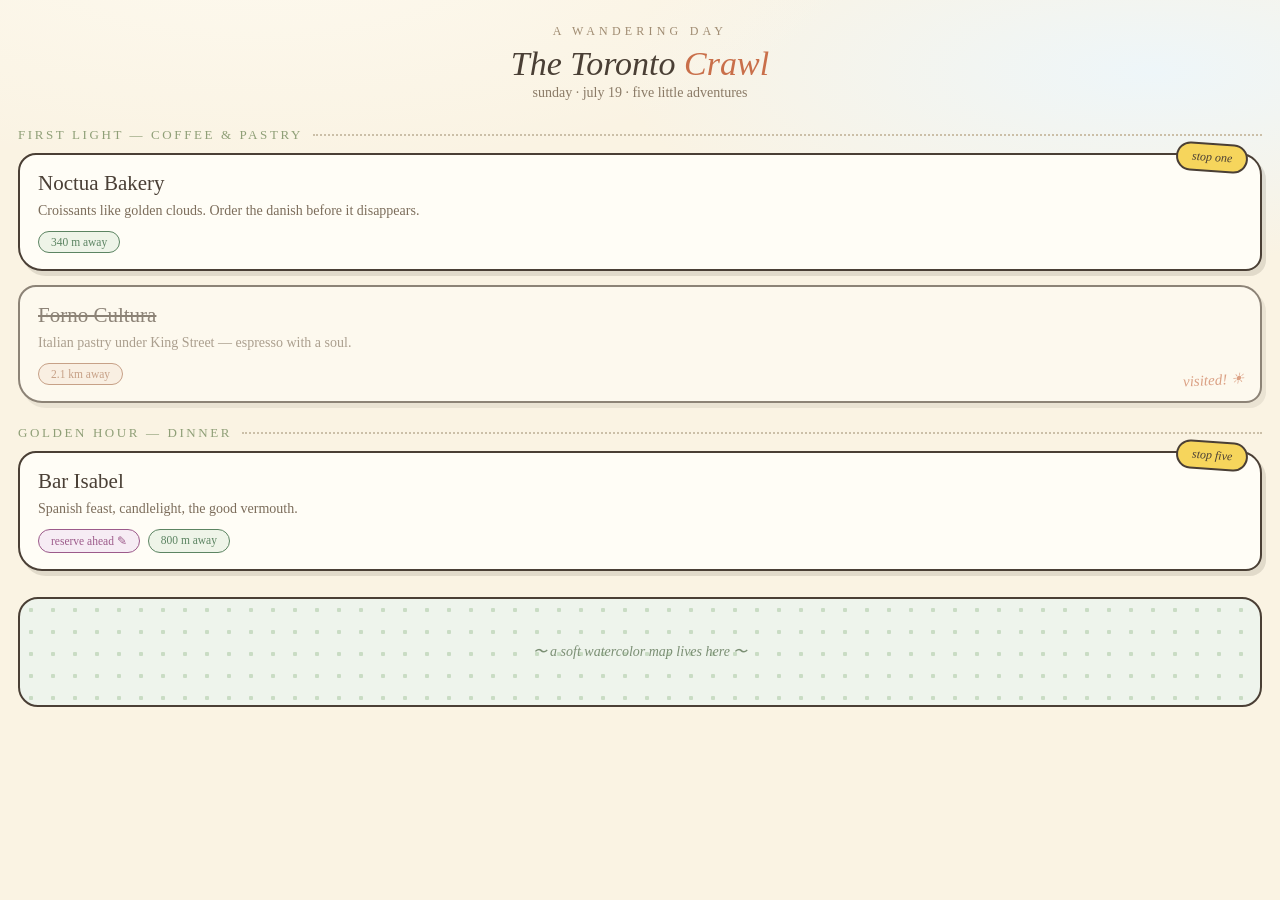
<file: prototypes/a-sunlit-ghibli.html>
<!doctype html>
<html lang="en">
<head>
<meta charset="utf-8">
<meta name="viewport" content="width=device-width, initial-scale=1, viewport-fit=cover">
<title>A · Sunlit Ghibli</title>
<style>
  :root{
    --paper:#faf3e3; --ink:#4a3f35; --leaf:#7da87b; --sky:#a8cfe0;
    --peach:#f2b28c; --sun:#f6d55c;
  }
  *{margin:0;box-sizing:border-box}
  body{
    font-family:Georgia,'Times New Roman',serif; color:var(--ink);
    background:
      radial-gradient(ellipse 80% 40% at 20% -5%, #fdf9ee 0%, transparent 60%),
      radial-gradient(ellipse 60% 30% at 90% 8%, #eef6f9 0%, transparent 70%),
      var(--paper);
    min-height:100vh; padding:24px 18px 60px;
  }
  .cloud{position:fixed;font-size:42px;opacity:.5;animation:drift 60s linear infinite;pointer-events:none}
  .c1{top:4%;left:-10%}.c2{top:12%;left:-30%;font-size:28px;animation-duration:90s}
  @keyframes drift{to{transform:translateX(130vw)}}
  header{text-align:center;margin-bottom:26px}
  .kicker{font-size:12px;letter-spacing:.35em;text-transform:uppercase;color:#a08c72}
  h1{font-size:34px;font-weight:normal;font-style:italic;margin:6px 0 2px}
  h1 .accent{color:#c96f4a}
  .sub{font-size:14px;color:#8a7a66}
  .stop-label{
    display:flex;align-items:center;gap:10px;margin:22px 0 10px;
    font-size:13px;letter-spacing:.2em;text-transform:uppercase;color:#8f9f77;
  }
  .stop-label::after{content:"";flex:1;border-top:2px dotted #cbbfa8}
  .card{
    background:#fffdf6; border:2px solid var(--ink); border-radius:18px 22px 16px 24px;
    padding:16px 18px; margin-bottom:14px; position:relative;
    box-shadow:4px 5px 0 rgba(74,63,53,.14);
  }
  .card h2{font-size:21px;font-weight:normal}
  .card p{font-size:14px;color:#7c6d5b;margin-top:4px;line-height:1.5}
  .badges{margin-top:10px;display:flex;gap:8px;flex-wrap:wrap}
  .badge{font-size:11.5px;padding:4px 12px;border-radius:999px;border:1.5px solid currentColor}
  .near{color:#5c8462;background:#eef4e8}
  .far{color:#a86f4f;background:#f9ede2}
  .reso{color:#9c5a8a;background:#f6ecf4}
  .stamp{
    position:absolute;top:-12px;right:12px;background:var(--sun);border:2px solid var(--ink);
    border-radius:999px;padding:5px 14px;font-size:12px;font-style:italic;transform:rotate(4deg);
  }
  .visited{opacity:.62}
  .visited h2{text-decoration:line-through 2px}
  .visited::after{content:"visited! ☀";position:absolute;right:16px;bottom:12px;
    font-style:italic;color:#c96f4a;font-size:15px;transform:rotate(-3deg)}
  .mapline{
    margin-top:26px;background:#eef4ec;border:2px solid var(--ink);border-radius:20px;
    height:110px;display:flex;align-items:center;justify-content:center;
    font-style:italic;color:#7b8f74;font-size:14px;
    background-image:radial-gradient(#c9dcc4 2px, transparent 2.5px);background-size:22px 22px;
  }
</style>
</head>
<body>
  <div class="cloud c1">☁️</div><div class="cloud c2">☁️</div>
  <header>
    <div class="kicker">a wandering day</div>
    <h1>The Toronto <span class="accent">Crawl</span></h1>
    <div class="sub">sunday · july 19 · five little adventures</div>
  </header>

  <div class="stop-label">first light — coffee &amp; pastry</div>
  <div class="card">
    <div class="stamp">stop one</div>
    <h2>Noctua Bakery</h2>
    <p>Croissants like golden clouds. Order the danish before it disappears.</p>
    <div class="badges"><span class="badge near">340 m away</span></div>
  </div>
  <div class="card visited">
    <h2>Forno Cultura</h2>
    <p>Italian pastry under King Street — espresso with a soul.</p>
    <div class="badges"><span class="badge far">2.1 km away</span></div>
  </div>

  <div class="stop-label">golden hour — dinner</div>
  <div class="card">
    <div class="stamp">stop five</div>
    <h2>Bar Isabel</h2>
    <p>Spanish feast, candlelight, the good vermouth.</p>
    <div class="badges"><span class="badge reso">reserve ahead ✎</span><span class="badge near">800 m away</span></div>
  </div>

  <div class="mapline">〜 a soft watercolor map lives here 〜</div>
</body>
</html>
</file>
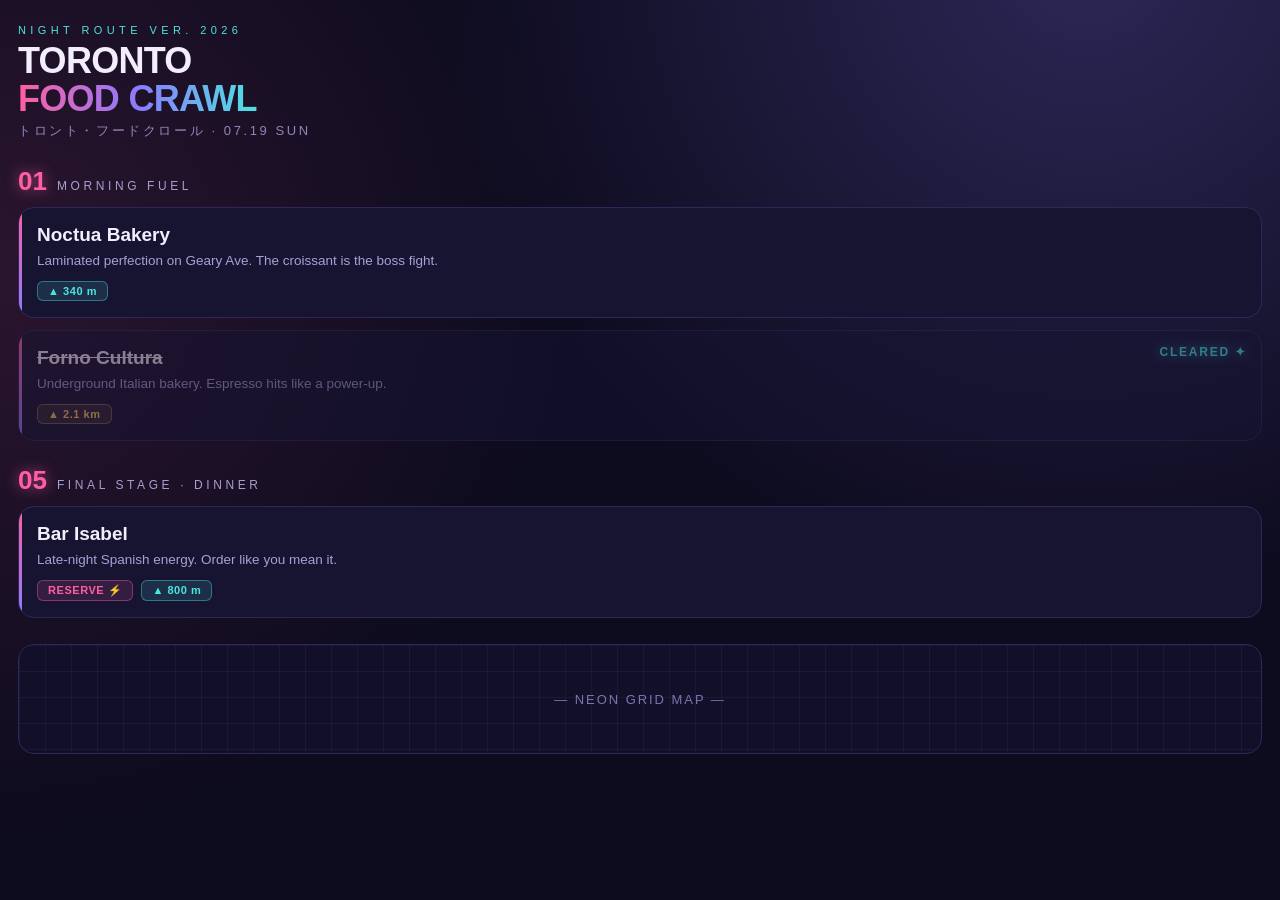
<file: prototypes/b-tokyo-night.html>
<!doctype html>
<html lang="en">
<head>
<meta charset="utf-8">
<meta name="viewport" content="width=device-width, initial-scale=1, viewport-fit=cover">
<title>B · Tokyo Night Pop</title>
<style>
  :root{
    --bg:#0d0b1e; --panel:#171432; --ink:#f2eefc;
    --neonpink:#ff5fa2; --neoncyan:#4de3e0; --violet:#8b7bff; --amber:#ffc46b;
  }
  *{margin:0;box-sizing:border-box}
  body{
    font-family:-apple-system,'Helvetica Neue',sans-serif; color:var(--ink);
    background:
      radial-gradient(circle at 85% -5%, rgba(139,123,255,.25), transparent 45%),
      radial-gradient(circle at 0% 30%, rgba(255,95,162,.12), transparent 40%),
      var(--bg);
    min-height:100vh; padding:24px 18px 60px;
  }
  header{margin-bottom:26px}
  .kicker{font-size:11px;letter-spacing:.4em;text-transform:uppercase;color:var(--neoncyan)}
  h1{font-size:36px;font-weight:800;letter-spacing:-.02em;margin:6px 0 2px;line-height:1.05}
  h1 em{font-style:normal;background:linear-gradient(90deg,var(--neonpink),var(--violet),var(--neoncyan));
    -webkit-background-clip:text;background-clip:text;color:transparent}
  .jp{font-size:13px;color:#8f87b8;margin-top:4px;letter-spacing:.2em}
  .stop-label{display:flex;align-items:baseline;gap:10px;margin:24px 0 10px}
  .stop-num{font-size:26px;font-weight:800;color:var(--neonpink);text-shadow:0 0 14px rgba(255,95,162,.7)}
  .stop-name{font-size:12px;letter-spacing:.3em;text-transform:uppercase;color:#a79ecf}
  .card{
    background:var(--panel);border:1px solid #2d2857;border-radius:16px;
    padding:16px 18px;margin-bottom:12px;position:relative;overflow:hidden;
  }
  .card::before{content:"";position:absolute;left:0;top:0;bottom:0;width:3px;
    background:linear-gradient(var(--neonpink),var(--violet))}
  .card h2{font-size:19px;font-weight:700}
  .card p{font-size:13.5px;color:#a89fd4;margin-top:5px;line-height:1.5}
  .badges{margin-top:10px;display:flex;gap:8px;flex-wrap:wrap}
  .badge{font-size:11px;padding:4px 11px;border-radius:6px;font-weight:600;letter-spacing:.05em}
  .near{color:var(--neoncyan);background:rgba(77,227,224,.12);box-shadow:inset 0 0 0 1px rgba(77,227,224,.4)}
  .far{color:var(--amber);background:rgba(255,196,107,.1);box-shadow:inset 0 0 0 1px rgba(255,196,107,.35)}
  .reso{color:var(--neonpink);background:rgba(255,95,162,.12);box-shadow:inset 0 0 0 1px rgba(255,95,162,.4)}
  .visited{opacity:.5}
  .visited h2{text-decoration:line-through}
  .visited .clear{position:absolute;right:14px;top:14px;color:var(--neoncyan);font-size:12px;
    font-weight:700;letter-spacing:.15em;text-shadow:0 0 12px rgba(77,227,224,.8)}
  .mapline{
    margin-top:26px;border-radius:16px;height:110px;border:1px solid #2d2857;
    background:
      linear-gradient(rgba(139,123,255,.08) 1px, transparent 1px),
      linear-gradient(90deg, rgba(139,123,255,.08) 1px, transparent 1px),
      #120f28;
    background-size:26px 26px;
    display:flex;align-items:center;justify-content:center;color:#7d74ad;font-size:13px;letter-spacing:.15em;
  }
</style>
</head>
<body>
  <header>
    <div class="kicker">night route ver. 2026</div>
    <h1>TORONTO<br><em>FOOD CRAWL</em></h1>
    <div class="jp">トロント・フードクロール · 07.19 SUN</div>
  </header>

  <div class="stop-label"><span class="stop-num">01</span><span class="stop-name">morning fuel</span></div>
  <div class="card">
    <h2>Noctua Bakery</h2>
    <p>Laminated perfection on Geary Ave. The croissant is the boss fight.</p>
    <div class="badges"><span class="badge near">▲ 340 m</span></div>
  </div>
  <div class="card visited">
    <span class="clear">CLEARED ✦</span>
    <h2>Forno Cultura</h2>
    <p>Underground Italian bakery. Espresso hits like a power-up.</p>
    <div class="badges"><span class="badge far">▲ 2.1 km</span></div>
  </div>

  <div class="stop-label"><span class="stop-num">05</span><span class="stop-name">final stage · dinner</span></div>
  <div class="card">
    <h2>Bar Isabel</h2>
    <p>Late-night Spanish energy. Order like you mean it.</p>
    <div class="badges"><span class="badge reso">RESERVE ⚡</span><span class="badge near">▲ 800 m</span></div>
  </div>

  <div class="mapline">— NEON GRID MAP —</div>
</body>
</html>
</file>
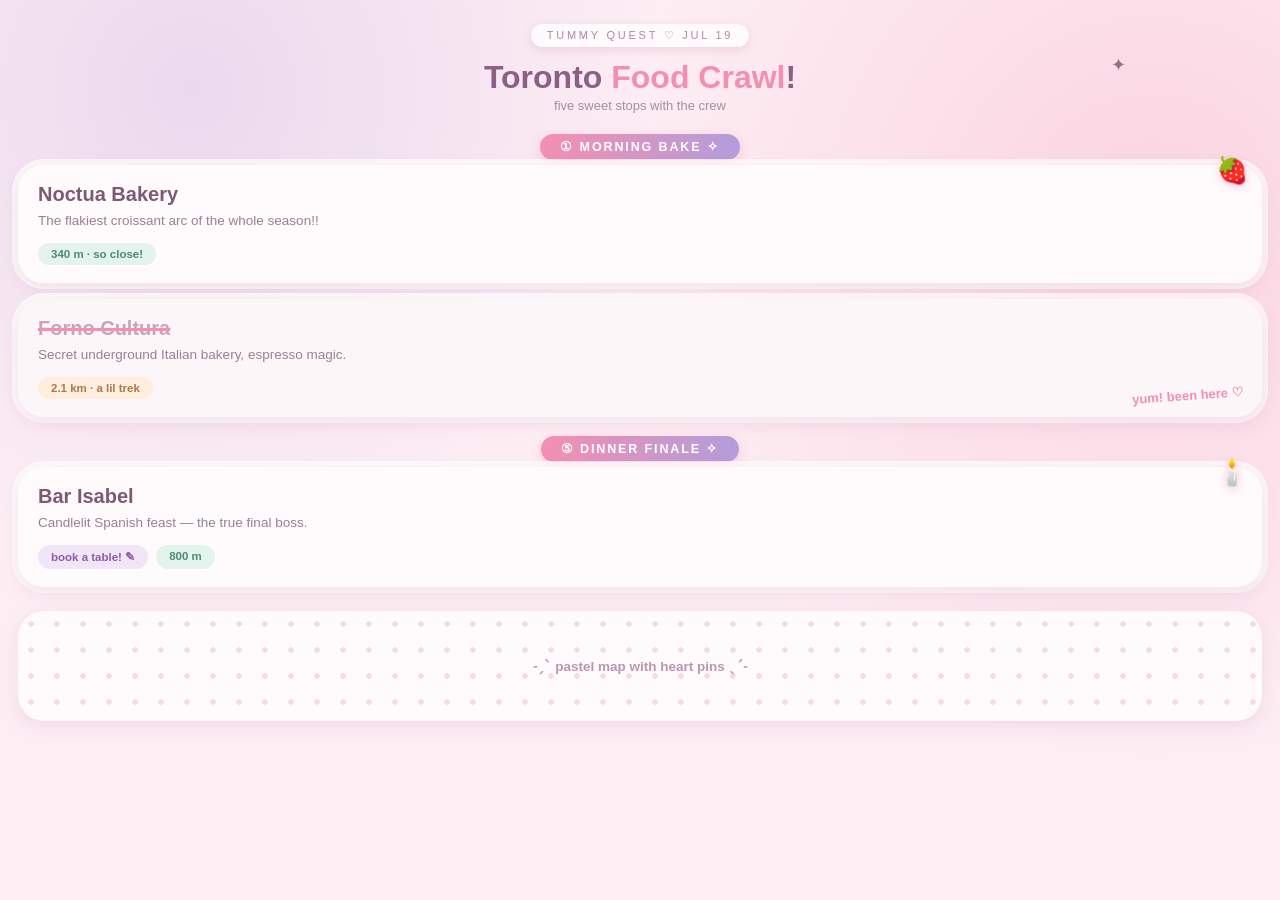
<file: prototypes/c-shoujo-sticker.html>
<!doctype html>
<html lang="en">
<head>
<meta charset="utf-8">
<meta name="viewport" content="width=device-width, initial-scale=1, viewport-fit=cover">
<title>C · Shoujo Sticker Book</title>
<style>
  :root{
    --bg:#fdeef4; --ink:#5a4a5e; --pink:#f48fb1; --lav:#b39ddb;
    --mint:#a5d6c8; --butter:#ffe08a; --white:#fffafc;
  }
  *{margin:0;box-sizing:border-box}
  body{
    font-family:'Avenir Next',-apple-system,sans-serif; color:var(--ink);
    background:
      radial-gradient(circle at 15% 10%, rgba(179,157,219,.25), transparent 35%),
      radial-gradient(circle at 90% 25%, rgba(244,143,177,.28), transparent 40%),
      var(--bg);
    min-height:100vh; padding:24px 18px 60px;
  }
  .sparkle{position:fixed;pointer-events:none;font-size:18px;opacity:.7;animation:tw 2.4s ease-in-out infinite}
  .s1{top:6%;right:12%}.s2{top:20%;left:6%;animation-delay:.8s}.s3{top:40%;right:5%;animation-delay:1.5s}
  @keyframes tw{0%,100%{opacity:.25;transform:scale(.8)}50%{opacity:.9;transform:scale(1.15)}}
  header{text-align:center;margin-bottom:24px}
  .kicker{display:inline-block;background:var(--white);border-radius:999px;padding:5px 16px;
    font-size:11px;letter-spacing:.25em;text-transform:uppercase;color:#b087a8;
    box-shadow:0 3px 10px rgba(216,150,180,.3)}
  h1{font-size:32px;font-weight:800;margin:12px 0 2px;color:#8d5f83}
  h1 span{color:var(--pink)}
  .sub{font-size:13px;color:#a98ba3}
  .stop-label{margin:22px 0 10px;text-align:center}
  .stop-label b{background:linear-gradient(90deg,var(--pink),var(--lav));color:#fff;
    border-radius:999px;padding:6px 20px;font-size:12.5px;letter-spacing:.15em;
    box-shadow:0 4px 12px rgba(244,143,177,.4)}
  .card{
    background:var(--white);border-radius:26px;padding:18px 20px;margin-bottom:16px;position:relative;
    box-shadow:0 6px 18px rgba(196,140,175,.22), 0 0 0 6px rgba(255,255,255,.7);
  }
  .card h2{font-size:20px;font-weight:800;color:#7c5a74}
  .card p{font-size:13.5px;color:#9a7f94;margin-top:5px;line-height:1.55}
  .badges{margin-top:11px;display:flex;gap:8px;flex-wrap:wrap}
  .badge{font-size:11.5px;padding:5px 13px;border-radius:999px;font-weight:700}
  .near{color:#4e8a76;background:#e2f4ec}
  .far{color:#b0764c;background:#fdeedd}
  .reso{color:#8f5aa8;background:#f1e5f8}
  .heart{position:absolute;top:-10px;right:14px;font-size:26px;filter:drop-shadow(0 2px 4px rgba(244,143,177,.5))}
  .visited{background:#fdf6f9}
  .visited h2{color:#c3a8bc;text-decoration:line-through 2.5px #f48fb1}
  .visited::after{content:"yum! been here ♡";position:absolute;right:18px;bottom:14px;
    color:var(--pink);font-weight:800;font-size:13px;transform:rotate(-4deg)}
  .mapline{
    margin-top:24px;background:var(--white);border-radius:26px;height:110px;
    display:flex;align-items:center;justify-content:center;color:#bb95b2;font-size:13.5px;font-weight:600;
    box-shadow:0 6px 18px rgba(196,140,175,.2);
    background-image:radial-gradient(#f8d9e6 2.5px, transparent 3px);background-size:26px 26px;
  }
</style>
</head>
<body>
  <div class="sparkle s1">✦</div><div class="sparkle s2">✧</div><div class="sparkle s3">✦</div>
  <header>
    <div class="kicker">tummy quest ♡ jul 19</div>
    <h1>Toronto <span>Food Crawl</span>!</h1>
    <div class="sub">five sweet stops with the crew</div>
  </header>

  <div class="stop-label"><b>① MORNING BAKE ✧</b></div>
  <div class="card">
    <span class="heart">🍓</span>
    <h2>Noctua Bakery</h2>
    <p>The flakiest croissant arc of the whole season!!</p>
    <div class="badges"><span class="badge near">340 m · so close!</span></div>
  </div>
  <div class="card visited">
    <h2>Forno Cultura</h2>
    <p>Secret underground Italian bakery, espresso magic.</p>
    <div class="badges"><span class="badge far">2.1 km · a lil trek</span></div>
  </div>

  <div class="stop-label"><b>⑤ DINNER FINALE ✧</b></div>
  <div class="card">
    <span class="heart">🕯️</span>
    <h2>Bar Isabel</h2>
    <p>Candlelit Spanish feast — the true final boss.</p>
    <div class="badges"><span class="badge reso">book a table! ✎</span><span class="badge near">800 m</span></div>
  </div>

  <div class="mapline">˗ˏˋ pastel map with heart pins ˎˊ˗</div>
</body>
</html>
</file>
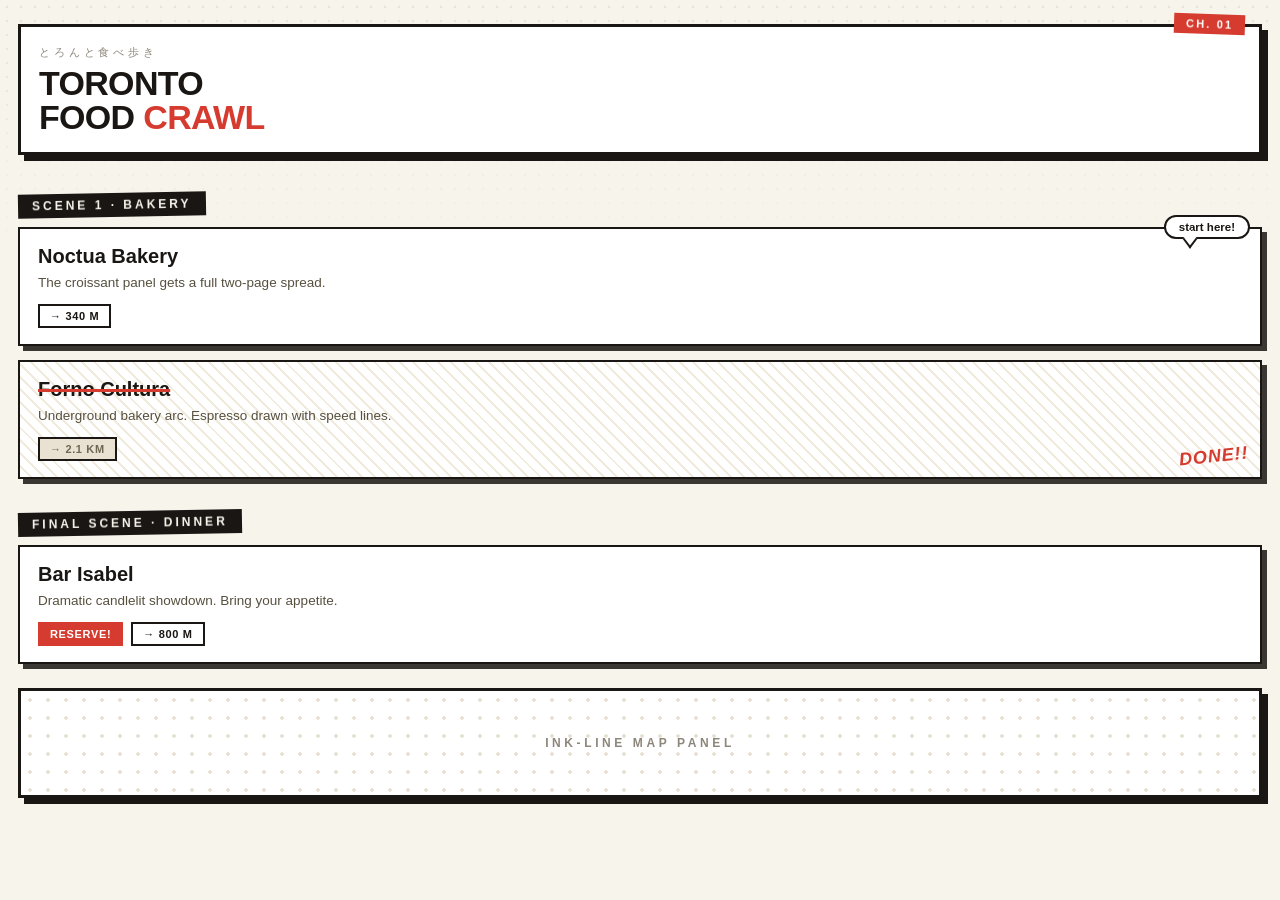
<file: prototypes/d-manga-ink.html>
<!doctype html>
<html lang="en">
<head>
<meta charset="utf-8">
<meta name="viewport" content="width=device-width, initial-scale=1, viewport-fit=cover">
<title>D · Manga Ink</title>
<style>
  :root{ --paper:#f7f4ec; --ink:#191613; --red:#d63b2f; --grey:#8d867b; }
  *{margin:0;box-sizing:border-box}
  body{
    font-family:'Avenir Next','Helvetica Neue',-apple-system,sans-serif; color:var(--ink);
    background:var(--paper); min-height:100vh; padding:24px 18px 60px;
  }
  .halftone{position:fixed;inset:0;pointer-events:none;opacity:.5;
    background-image:radial-gradient(#d9d2c4 1.2px, transparent 1.6px);background-size:14px 14px;
    mask-image:linear-gradient(180deg,#000 0%,transparent 30%)}
  header{border:3px solid var(--ink);padding:18px;margin-bottom:20px;position:relative;
    background:#fff;box-shadow:6px 6px 0 var(--ink)}
  .kicker{font-size:11px;letter-spacing:.35em;text-transform:uppercase;color:var(--grey)}
  h1{font-size:34px;font-weight:900;letter-spacing:-.02em;line-height:1;margin-top:6px;text-transform:uppercase}
  h1 span{color:var(--red)}
  .vol{position:absolute;top:-13px;right:14px;background:var(--red);color:#fff;
    padding:4px 12px;font-size:11px;font-weight:800;letter-spacing:.2em;transform:rotate(2deg)}
  .stop-label{display:inline-block;background:var(--ink);color:var(--paper);
    padding:5px 14px;font-size:12px;font-weight:800;letter-spacing:.25em;text-transform:uppercase;
    margin:18px 0 10px;transform:rotate(-1deg)}
  .card{border:2.5px solid var(--ink);background:#fff;padding:16px 18px;margin-bottom:14px;
    position:relative;box-shadow:5px 5px 0 rgba(25,22,19,.85)}
  .card h2{font-size:20px;font-weight:900}
  .card p{font-size:13.5px;color:#57503f;margin-top:5px;line-height:1.55}
  .badges{margin-top:10px;display:flex;gap:8px;flex-wrap:wrap}
  .badge{font-size:11px;padding:4px 10px;font-weight:800;letter-spacing:.06em;border:2px solid var(--ink)}
  .near{background:#fff}
  .far{background:#e9e2d2;color:#6f6activities65}
  .far{background:#e9e2d2;color:#6f6753}
  .reso{background:var(--red);color:#fff;border-color:var(--red)}
  .bubble{position:absolute;top:-14px;right:10px;background:#fff;border:2.5px solid var(--ink);
    border-radius:999px;padding:4px 13px;font-size:11.5px;font-weight:800}
  .bubble::after{content:"";position:absolute;bottom:-8px;left:18px;width:10px;height:10px;
    background:#fff;border-right:2.5px solid var(--ink);border-bottom:2.5px solid var(--ink);
    transform:rotate(45deg) skew(8deg,8deg)}
  .visited{background:repeating-linear-gradient(45deg,#fff,#fff 7px,#f1ebdd 7px,#f1ebdd 9px)}
  .visited h2{text-decoration:line-through 3px var(--red)}
  .visited::after{content:"DONE!!";position:absolute;right:12px;bottom:10px;color:var(--red);
    font-weight:900;font-size:18px;font-style:italic;transform:rotate(-6deg);letter-spacing:.05em}
  .mapline{margin-top:24px;border:3px solid var(--ink);height:110px;background:#fff;
    display:flex;align-items:center;justify-content:center;font-weight:800;font-size:12px;
    letter-spacing:.3em;text-transform:uppercase;color:var(--grey);box-shadow:6px 6px 0 var(--ink);
    background-image:radial-gradient(#e6dfd0 1.5px, transparent 2px);background-size:18px 18px}
</style>
</head>
<body>
  <div class="halftone"></div>
  <header>
    <div class="vol">CH. 01</div>
    <div class="kicker">とろんと食べ歩き</div>
    <h1>Toronto<br>Food <span>Crawl</span></h1>
  </header>

  <div class="stop-label">Scene 1 · Bakery</div>
  <div class="card">
    <div class="bubble">start here!</div>
    <h2>Noctua Bakery</h2>
    <p>The croissant panel gets a full two-page spread.</p>
    <div class="badges"><span class="badge near">→ 340 M</span></div>
  </div>
  <div class="card visited">
    <h2>Forno Cultura</h2>
    <p>Underground bakery arc. Espresso drawn with speed lines.</p>
    <div class="badges"><span class="badge far">→ 2.1 KM</span></div>
  </div>

  <div class="stop-label">Final Scene · Dinner</div>
  <div class="card">
    <h2>Bar Isabel</h2>
    <p>Dramatic candlelit showdown. Bring your appetite.</p>
    <div class="badges"><span class="badge reso">RESERVE!</span><span class="badge near">→ 800 M</span></div>
  </div>

  <div class="mapline">Ink-line map panel</div>
</body>
</html>
</file>
